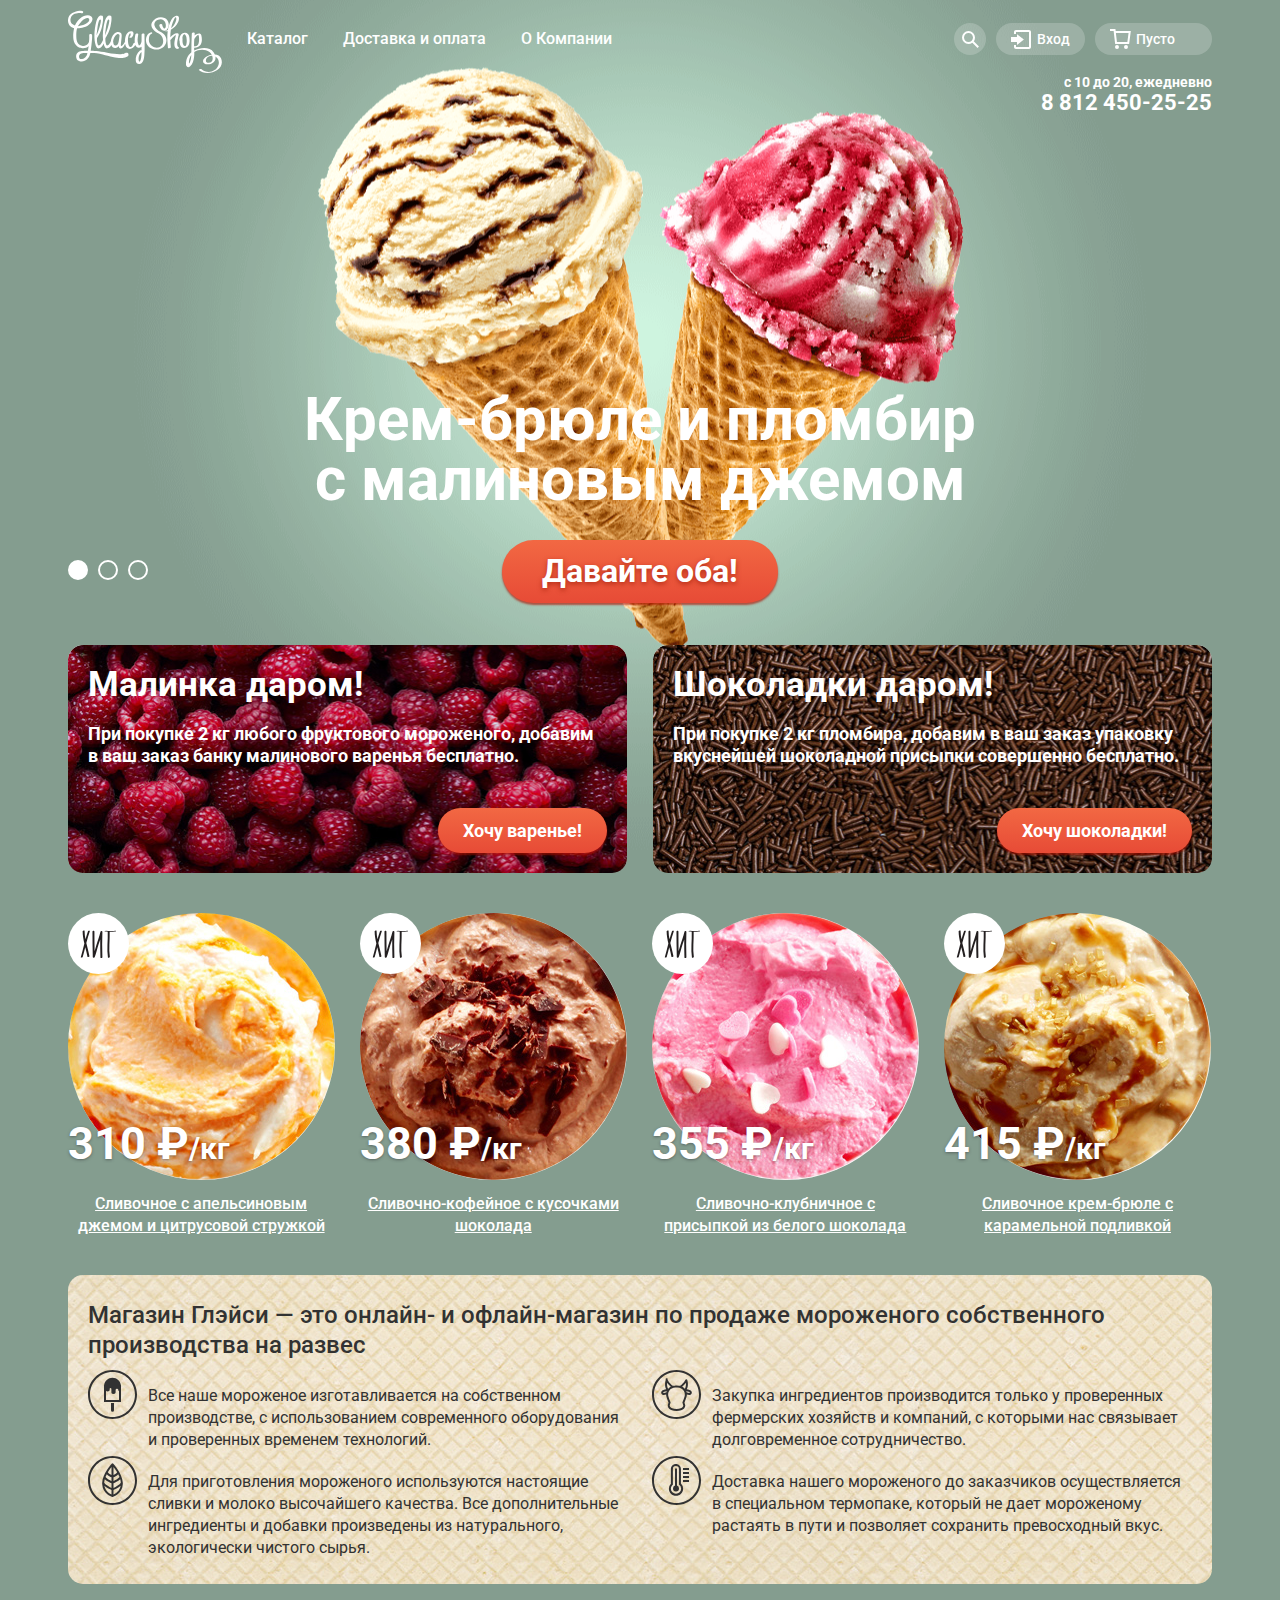
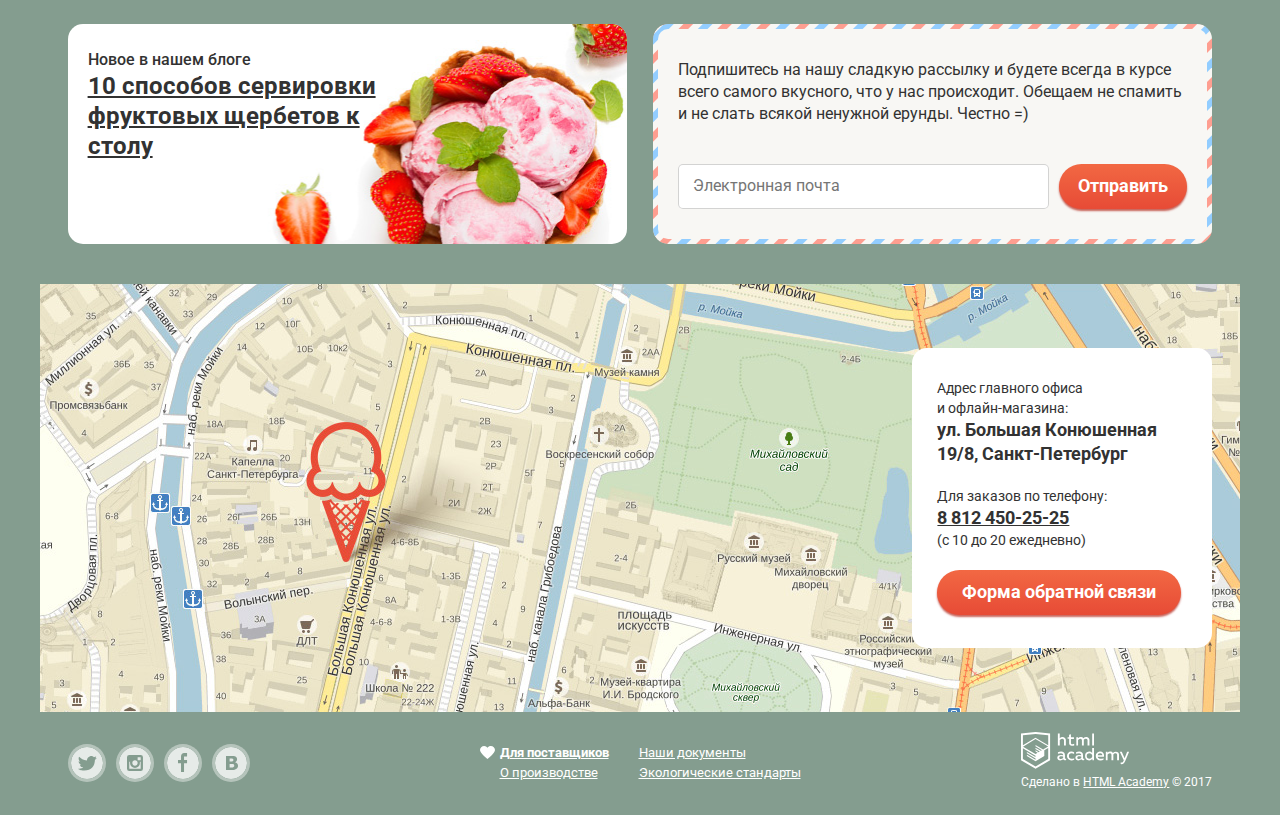
<file: index.html>
<!DOCTYPE html>
<html lang="ru">
  <head>
    <meta charset="utf-8">
    <title>Глэйси</title>
    <meta http-equiv="x-ua-compatible" content="ie=edge">
    <link href="https://fonts.googleapis.com/css?family=Roboto:400,500,700&amp;subset=cyrillic" rel="stylesheet">
    <link rel="stylesheet" href="css/style.min.css">
  </head>
  <body class="index index--1">
    <header class="page-header">
      <div class="page-header__wrapper">
        <div class="page-header__container">
          <div class="page-header__row page-header__row--top"><a class="page-header__logo logo">
              <svg width="154" height="64" aria-label="Логотип Глейси">
                <use xlink:href="img/symbols.svg#logo"></use>
              </svg></a>
            <nav class="page-header__main-nav main-nav">
              <ul class="main-nav__items main-nav__items--main">
                <li class="main-nav__item dropdown"><a class="dropdown__toggle main-nav__link" href="#">Каталог</a>
                  <div class="dropdown__menu">
                    <div class="dropdown__menu-inner">
                      <ul class="main-nav__items main-nav__items--lvl2 main-nav__items--lvl2-top">
                        <li class="main-nav__item"><a class="main-nav__link" href="#">Новинки</a></li>
                      </ul>
                      <ul class="main-nav__items main-nav__items--lvl2">
                        <li class="main-nav__item"><a class="main-nav__link" href="catalog.html">Сливочное</a></li>
                        <li class="main-nav__item"><a class="main-nav__link" href="#">Щербеты</a></li>
                        <li class="main-nav__item"><a class="main-nav__link" href="#">Фруктовый лед</a></li>
                        <li class="main-nav__item"><a class="main-nav__link" href="#">Мелорин</a></li>
                      </ul>
                    </div>
                  </div>
                </li>
                <li class="main-nav__item"><a class="main-nav__link" href="#">Доставка и оплата</a></li>
                <li class="main-nav__item"><a class="main-nav__link" href="#">О Компании</a></li>
              </ul>
            </nav>
            <div class="page-header__menu header-menu">
              <div class="dropdown"><a class="dropdown__toggle header-menu__link header-menu__link--search" href="#">
                  <svg width="17" height="17">
                    <use xlink:href="img/symbols.svg#icon-loupe"></use>
                  </svg><span class="visually-hidden">Поиск</span></a>
                <div class="dropdown__menu">
                  <div class="dropdown__menu-inner">
                    <form class="header-menu__search" action="#" method="post">
                      <label><span class="visually-hidden">Поле поиска</span>
                        <input class="field" type="search" placeholder="Что ищем?">
                      </label>
                    </form>
                  </div>
                </div>
              </div>
              <div class="dropdown"><a class="dropdown__toggle header-menu__link" href="#">
                  <svg width="21" height="19">
                    <use xlink:href="img/symbols.svg#icon-entrance"></use>
                  </svg>Вход</a>
                <div class="dropdown__menu">
                  <div class="dropdown__menu-inner">
                    <form class="header-menu__login login" action="#" method="post">
                      <label><span class="visually-hidden">Электронная почта</span>
                        <input class="field login__field" type="email" placeholder="Электронная почта">
                      </label>
                      <label><span class="visually-hidden">Пароль</span>
                        <input class="field login__field" type="password" placeholder="Пароль">
                      </label>
                      <div class="login__footer">
                        <button class="login__submit btn" type="submit">Войти</button>
                        <p class="login__links"><a class="login__link" href="#">Забыли пароль?</a><br><a class="login__link" href="#">Новая регистрация</a></p>
                      </div>
                    </form>
                  </div>
                </div>
              </div>
              <div class="dropdown"><a class="header-menu__link header-menu__link--basket-empty" href="#">
                  <svg width="21" height="20">
                    <use xlink:href="img/symbols.svg#icon-basket"></use>
                  </svg><span>Пусто</span></a></div>
            </div>
          </div>
          <div class="page-header__row page-header__row--bottom">
            <p class="page-header__phone">с 10 до 20, ежедневно<br><a class="page-header__phone-number" href="tel:88124502525">8 812 450-25-25</a></p>
          </div>
        </div>
      </div>
    </header>
    <main>
      <div class="main__wrapper">
        <div class="main__container">
          <h1 class="visually-hidden">Магазин мороженного Глэйси</h1>
          <section class="slider">
            <div class="slider__container">
              <h2 class="visually-hidden">Два мороженых</h2>
              <div class="slider__slides">
                <div class="slider__slide slide slide--active">
                  <h3 class="slide__title">Крем-брюле и пломбир с малиновым джемом</h3><a class="slide__link btn" href="#">Давайте оба!</a>
                </div>
                <div class="slider__slide slide">
                  <h3 class="slide__title">Шоколадный пломбир и лимонный сорбет</h3><a class="slide__link btn" href="#">Давайте оба!</a>
                </div>
                <div class="slider__slide slide">
                  <h3 class="slide__title">Пломбир с помадкой и клубничный щербет</h3><a class="slide__link btn" href="#">Давайте оба!</a>
                </div>
              </div>
              <div class="slider__controls">
                <button class="slider__control-item" type="button" disabled><span class="visually-hidden">1</span></button>
                <button class="slider__control-item" type="button"><span class="visually-hidden">2</span></button>
                <button class="slider__control-item" type="button"><span class="visually-hidden">3</span></button>
              </div>
            </div>
          </section>
          <section class="promotions">
            <h2 class="visually-hidden">Акции</h2>
            <div class="main__row">
              <div class="main__column">
                <div class="promotions__promotion promotion promotion--raspberries">
                  <h3 class="promotion__title">Малинка даром!</h3>
                  <div class="promotion__description">
                    <p>При покупке 2 кг любого фруктового мороженого, добавим в ваш заказ банку малинового варенья бесплатно.</p>
                  </div><a class="promotion__link btn" href="#">Хочу варенье!</a>
                </div>
              </div>
              <div class="main__column">
                <div class="promotions__promotion promotion promotion--chocolate">
                  <h3 class="promotion__title">Шоколадки даром!</h3>
                  <div class="promotion__description">
                    <p>При покупке 2 кг пломбира, добавим в ваш заказ упаковку вкуснейшей шоколадной присыпки совершенно бесплатно.</p>
                  </div><a class="promotion__link btn" href="#">Хочу шоколадки!</a>
                </div>
              </div>
            </div>
          </section>
          <section class="best-sellers">
            <div class="best-sellers__container">
              <h2 class="visually-hidden">Популярное</h2>
              <div class="best-sellers__items">
                <div class="best-sellers__item product">
                  <div class="product__container">
                    <div class="product__inner">
                      <div class="product__flag product__flag--hit"><span class="visually-hidden">Хит</span></div>
                      <div class="product__img-wrap"><img src="img/product-1.jpg" width="267" height="267" alt=""></div>
                      <p class="product__price price"><span class="price__number">310</span><span>
                          
                          &#8381;</span><span class="visually-hidden">рублей</span><span class="price__measure">/кг</span></p>
                    </div>
                    <h3 class="product__title"><a class="product__link" href="#">Сливочное с апельсиновым джемом и цитрусовой стружкой</a></h3><a class="product__fast-look btn" href="#">Быстрый просмотр</a>
                  </div>
                </div>
                <div class="best-sellers__item product">
                  <div class="product__container">
                    <div class="product__inner">
                      <div class="product__flag product__flag--hit"><span class="visually-hidden">Хит</span></div>
                      <div class="product__img-wrap"><img src="img/product-2.jpg" width="267" height="267" alt=""></div>
                      <p class="product__price price"><span class="price__number">380</span><span>
                          
                          &#8381;</span><span class="visually-hidden">рублей</span><span class="price__measure">/кг</span></p>
                    </div>
                    <h3 class="product__title"><a class="product__link" href="#">Сливочно-кофейное с кусочками шоколада</a></h3><a class="product__fast-look btn" href="#">Быстрый просмотр</a>
                  </div>
                </div>
                <div class="best-sellers__item product">
                  <div class="product__container">
                    <div class="product__inner">
                      <div class="product__flag product__flag--hit"><span class="visually-hidden">Хит</span></div>
                      <div class="product__img-wrap"><img src="img/product-3.jpg" width="267" height="267" alt=""></div>
                      <p class="product__price price"><span class="price__number">355</span><span>
                          
                          &#8381;</span><span class="visually-hidden">рублей</span><span class="price__measure">/кг</span></p>
                    </div>
                    <h3 class="product__title"><a class="product__link" href="#">Сливочно-клубничное с присыпкой из белого шоколада</a></h3><a class="product__fast-look btn" href="#">Быстрый просмотр</a>
                  </div>
                </div>
                <div class="best-sellers__item product">
                  <div class="product__container">
                    <div class="product__inner">
                      <div class="product__flag product__flag--hit"><span class="visually-hidden">Хит</span></div>
                      <div class="product__img-wrap"><img src="img/product-4.jpg" width="267" height="267" alt=""></div>
                      <p class="product__price price"><span class="price__number">415</span><span>
                          
                          &#8381;</span><span class="visually-hidden">
                          
                          рублей</span><span class="price__measure">/кг</span></p>
                    </div>
                    <h3 class="product__title"><a class="product__link" href="#">Сливочное крем-брюле с карамельной подливкой</a></h3><a class="product__fast-look btn" href="#">Быстрый просмотр</a>
                  </div>
                </div>
              </div>
            </div>
          </section>
          <section class="info">
            <div class="info__container">
              <h2 class="info__title">Магазин Глэйси — это онлайн- и офлайн-магазин по продаже мороженого собственного производства на развес</h2>
              <div class="info__items">
                <p class="info__item info__item--ice-cream">Все наше мороженое изготавливается на собственном производстве, с использованием современного оборудования и проверенных временем технологий.</p>
                <p class="info__item info__item--farm">Закупка ингредиентов  производится только у проверенных фермерских хозяйств и компаний, с которыми нас связывает долговременное сотрудничество.</p>
                <p class="info__item info__item--natural">Для приготовления мороженого используются настоящие сливки и молоко высочайшего качества. Все дополнительные ингредиенты и добавки произведены из натурального, экологически чистого сырья.</p>
                <p class="info__item info__item--termo">Доставка нашего мороженого до заказчиков осуществляется в специальном термопаке, который не дает мороженому растаять в пути и позволяет сохранить превосходный вкус.</p>
              </div>
            </div>
          </section>
          <div class="main__row">
            <div class="main__column">
              <section class="blog-news">
                <div class="blog-news__inner">
                  <h2 class="blog-news__title">Новое в нашем блоге</h2>
                  <h3 class="blog-news__news"><a class="blog-news__news-link" href="#">10 способов сервировки фруктовых щербетов к столу</a></h3>
                </div>
              </section>
            </div>
            <div class="main__column">
              <section class="subscription">
                <div class="subscription__inner">
                  <h2 class="visually-hidden">Подписка</h2>
                  <p class="subscription__description">Подпишитесь на нашу сладкую рассылку и будете всегда в курсе всего самого вкусного, что у нас происходит. Обещаем не спамить и не слать всякой ненужной ерунды. Честно =)</p>
                  <form class="subscription__form" action="#" method="post">
                    <label class="subscription__wrap"><span class="visually-hidden">Электронная почта</span>
                      <input class="subscription__field field" type="email" placeholder="Электронная почта">
                    </label>
                    <button class="subscription__submit btn" type="submit">Отправить</button>
                  </form>
                </div>
              </section>
            </div>
          </div>
        </div>
      </div>
      <section class="contacts">
        <div class="contacts__wrapper">
          <div class="contacts__container">
            <div class="contacts__inner">
              <h2 class="visually-hidden">Контакты</h2>
              <div class="contacts__content">
                <address class="contacts__address">
                  <p class="contacts__content-row">Адрес главного офиса<br>и офлайн-магазина:<br><b>ул. Большая Конюшенная<br>19/8, Санкт-Петербург</b></p>
                  <p class="contacts__content-row">Для заказов по телефону:<br><b><a class="contacts__phone" href="tel:88124502525">8 812 450-25-25</a></b><br>(с 10 до 20 ежедневно)</p>
                </address><a class="contacts__btn btn" href="#">Форма обратной связи</a>
              </div>
            </div>
          </div>
          <section class="contacts__feedback feedback">
            <h3 class="feedback__title">Мы обязательно вам ответим!</h3>
            <form class="feedback__form" action="#" method="post">
              <div class="feedback__items">
                <div class="feedback__item">
                  <label><span class="visually-hidden">Имя</span>
                    <input class="feedback__field field" type="text" name="name" placeholder="Как вас зовут?">
                  </label>
                </div>
                <div class="feedback__item">
                  <label><span class="visually-hidden">Электронная почта</span>
                    <input class="feedback__field field" type="email" name="email" placeholder="Ваша почта для ответа?">
                  </label>
                </div>
                <div class="feedback__item">
                  <label><span class="visually-hidden">Поле для текста</span>
                    <textarea class="feedback__field field" name="message" placeholder="Напишите что-нибудь..."></textarea>
                  </label>
                </div>
              </div>
              <button class="feedback__send btn" type="submit">Отправить</button>
            </form>
            <button class="feedback__close" type="button"><span class="visually-hidden">Закрыть</span></button>
          </section>
          <div class="modal__overlay"></div>
        </div>
        <div class="contacts__map">
          <iframe src="https://www.google.com/maps/embed?pb=!1m18!1m12!1m3!1d1998.6036253002965!2d30.326437710962153!3d59.9387191690544!2m3!1f0!2f0!3f0!3m2!1i1024!2i768!4f13.1!3m3!1m2!1s0x4696310fca145cc1%3A0x42b32648d8238007!2z0JHQvtC70YzRiNCw0Y8g0JrQvtC90Y7RiNC10L3QvdCw0Y8g0YPQuy4sIDE5LzgsINCh0LDQvdC60YIt0J_QtdGC0LXRgNCx0YPRgNCzLCAxOTExODY!5e0!3m2!1sru!2sru!4v1544571564035" width="1200" height="428" style="border:0" allowfullscreen=""></iframe>
          <div class="contacts__map-img-wrap"><img src="img/map.jpg" width="1200" height="428" alt="Офис компании по адресу ул. Большая Конюшенная 19/8, Санкт-Петербург"></div>
        </div>
      </section>
    </main>
    <footer class="page-footer">
      <div class="page-footer__wrapper">
        <div class="page-footer__container">
          <div class="page-footer__column page-footer__column--left">
            <ul class="social-links">
              <li class="social-links__item"><a class="social-links__link social-links__link--tw" href="#" target="_blank"><span class="visually-hidden">Твиттер</span></a></li>
              <li class="social-links__item"><a class="social-links__link social-links__link--in" href="#" target="_blank"><span class="visually-hidden">Инстаграмм</span></a></li>
              <li class="social-links__item"><a class="social-links__link social-links__link--fb" href="#" target="_blank"><span class="visually-hidden">Фейсбук</span></a></li>
              <li class="social-links__item"><a class="social-links__link social-links__link--vk" href="#" target="_blank"><span class="visually-hidden">Вконтакте</span></a></li>
            </ul>
          </div>
          <div class="page-footer__column page-footer__column--middle">
            <div class="page-footer__nav footer-nav">
              <ul class="footer-nav__list">
                <li class="footer-nav__item"><a class="footer-nav__link" href="#"><b>Для поставщиков</b></a></li>
                <li class="footer-nav__item"><a class="footer-nav__link" href="#">О производстве</a></li>
              </ul>
              <ul class="footer-nav__list">
                <li class="footer-nav__item"><a class="footer-nav__link" href="#">Наши документы</a></li>
                <li class="footer-nav__item"><a class="footer-nav__link" href="#">Экологические стандарты</a></li>
              </ul>
            </div>
          </div>
          <div class="page-footer__column page-footer__column--right">
            <div class="page-footer__copyright copyright"><a class="copyright__logo" href="https://htmlacademy.ru/intensive/htmlcss" target="_blank">
                <svg width="108" height="39" aria-label="Логотип HTML Academy">
                  <use xlink:href="img/symbols.svg#logo-htmlacademy"></use>
                </svg></a>
              <p class="copyright__description">
                Сделано в
                <a class="copyright__description-link" href="https://htmlacademy.ru/intensive/htmlcss" target="_blank">HTML Academy</a>
                &#169; 2017
              </p>
            </div>
          </div>
        </div>
      </div>
    </footer>
    <script src="js/concatenated.js"></script>
  </body>
</html>
</file>
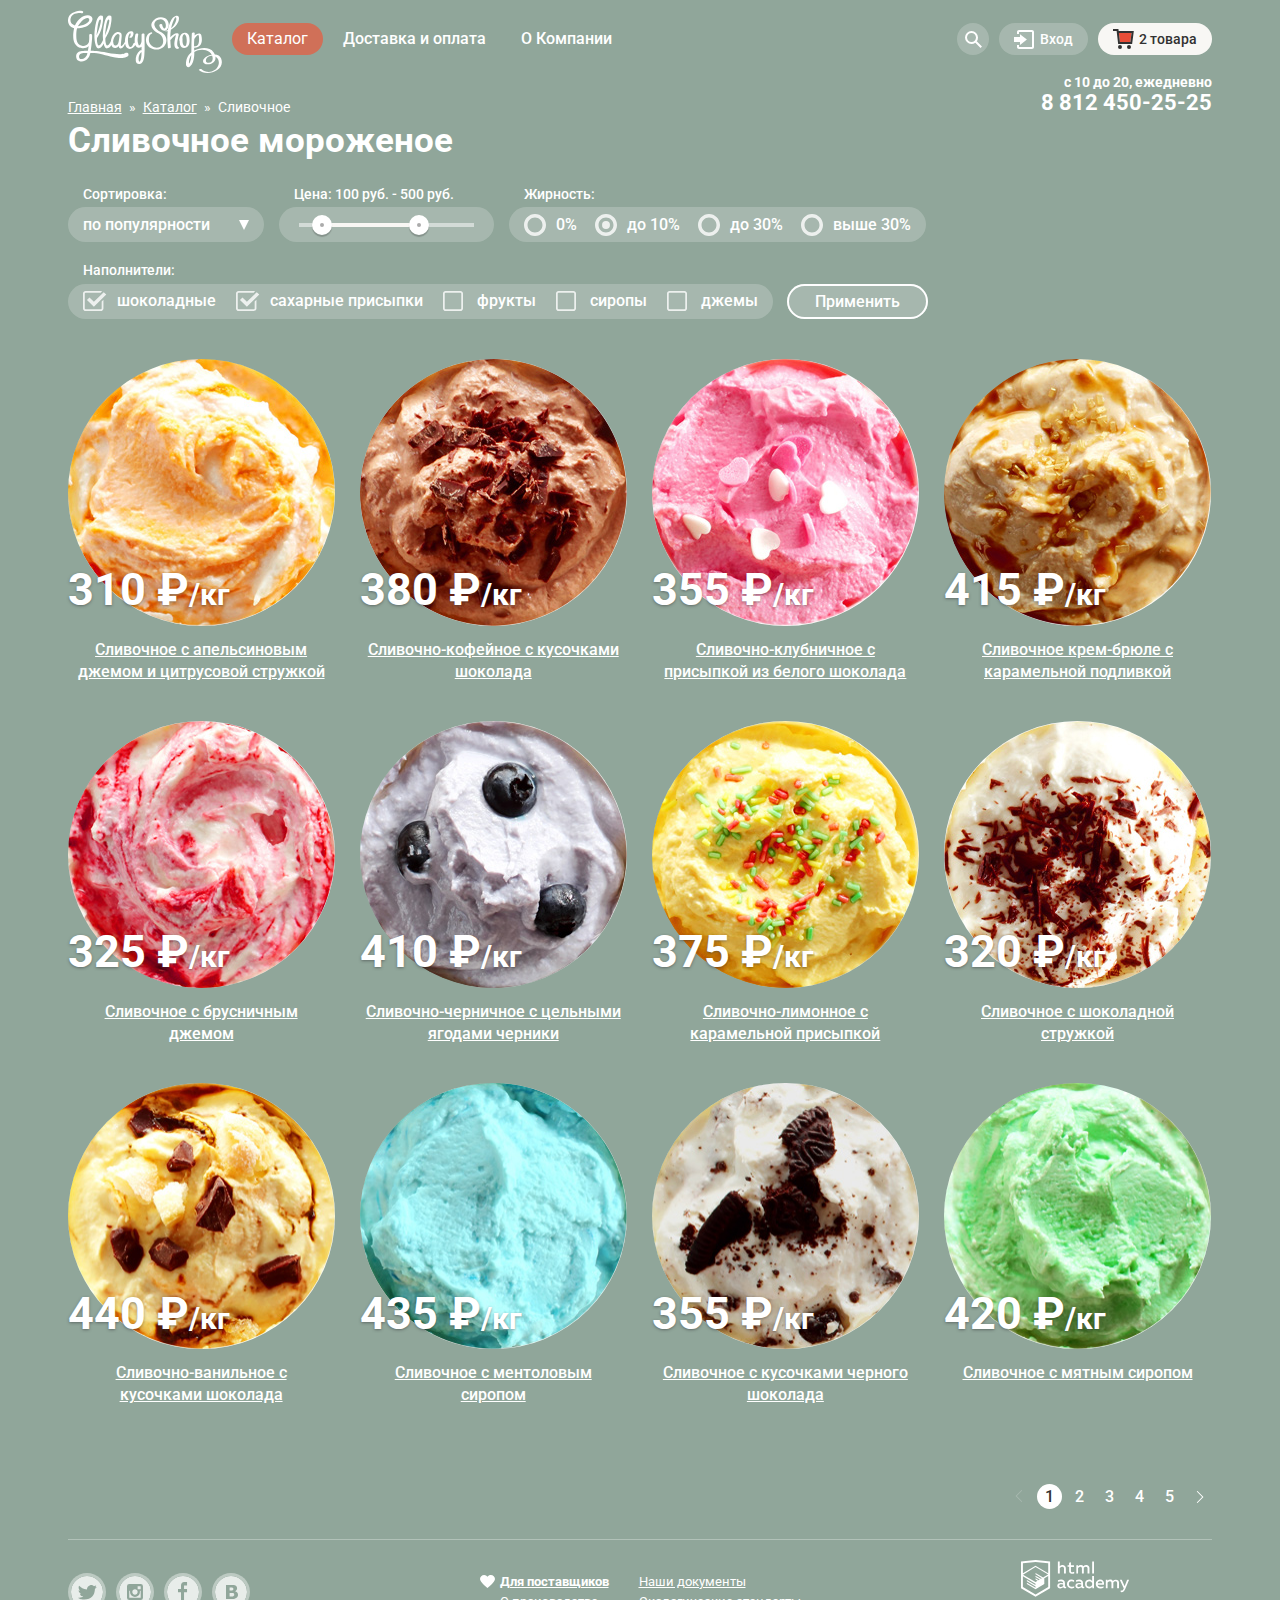
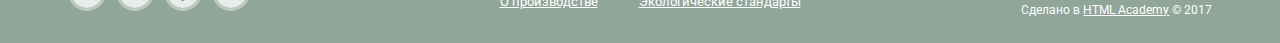
<file: catalog.html>
<!DOCTYPE html>
<html lang="ru">
  <head>
    <meta charset="utf-8">
    <title>Глэйси</title>
    <meta http-equiv="x-ua-compatible" content="ie=edge">
    <link href="https://fonts.googleapis.com/css?family=Roboto:400,500,700&amp;subset=cyrillic" rel="stylesheet">
    <link rel="stylesheet" href="css/style.min.css">
  </head>
  <body>
    <header class="page-header">
      <div class="page-header__wrapper">
        <div class="page-header__container">
          <div class="page-header__row page-header__row--top"><a class="page-header__logo logo" href="index.html" aria-label="Главная страница">
              <svg width="154" height="64" aria-label="Логотип Глейси">
                <use xlink:href="img/symbols.svg#logo"></use>
              </svg></a>
            <nav class="page-header__main-nav main-nav">
              <ul class="main-nav__items main-nav__items--main">
                <li class="main-nav__item dropdown"><a class="page-header__dropdown-toggle main-nav__link main-nav__link--active" href="#">Каталог</a>
                  <div class="dropdown__menu">
                    <div class="dropdown__menu-inner">
                      <ul class="main-nav__items main-nav__items--lvl2 main-nav__items--lvl2-top">
                        <li class="main-nav__item"><a class="main-nav__link" href="#">Новинки</a></li>
                      </ul>
                      <ul class="main-nav__items main-nav__items--lvl2">
                        <li class="main-nav__item"><a class="main-nav__link">Сливочное</a></li>
                        <li class="main-nav__item"><a class="main-nav__link" href="#">Щербеты</a></li>
                        <li class="main-nav__item"><a class="main-nav__link" href="#">Фруктовый лед</a></li>
                        <li class="main-nav__item"><a class="main-nav__link" href="#">Мелорин</a></li>
                      </ul>
                    </div>
                  </div>
                </li>
                <li class="main-nav__item"><a class="main-nav__link" href="#">Доставка и оплата</a></li>
                <li class="main-nav__item"><a class="main-nav__link" href="#">О Компании</a></li>
              </ul>
            </nav>
            <div class="page-header__menu header-menu">
              <div class="dropdown"><a class="dropdown__toggle header-menu__link header-menu__link--search" href="#">
                  <svg width="17" height="17">
                    <use xlink:href="img/symbols.svg#icon-loupe"></use>
                  </svg><span class="visually-hidden">Поиск</span></a>
                <div class="dropdown__menu">
                  <div class="dropdown__menu-inner">
                    <form class="header-menu__search" action="#" method="post">
                      <label><span class="visually-hidden">Поле поиска</span>
                        <input class="field" type="search" placeholder="Что ищем?">
                      </label>
                    </form>
                  </div>
                </div>
              </div>
              <div class="dropdown"><a class="dropdown__toggle header-menu__link" href="#">
                  <svg width="21" height="19">
                    <use xlink:href="img/symbols.svg#icon-entrance"></use>
                  </svg>Вход</a>
                <div class="dropdown__menu">
                  <div class="dropdown__menu-inner">
                    <form class="header-menu__login login" action="#" method="post">
                      <label><span class="visually-hidden">Электронная почта</span>
                        <input class="field login__field" type="email" placeholder="Электронная почта">
                      </label>
                      <label><span class="visually-hidden">Пароль</span>
                        <input class="field login__field" type="password" placeholder="Пароль">
                      </label>
                      <div class="login__footer">
                        <button class="login__submit btn" type="submit">Войти</button>
                        <p class="login__links"><a class="login__link" href="#">Забыли пароль?</a><br><a class="login__link" href="#">Новая регистрация</a></p>
                      </div>
                    </form>
                  </div>
                </div>
              </div>
              <div class="dropdown"><a class="dropdown__toggle header-menu__link header-menu__link--basket-active" href="#">
                  <svg width="21" height="20">
                    <use xlink:href="img/symbols.svg#icon-basket"></use>
                  </svg><span>2</span>&nbsp;<span>товара</span></a>
                <div class="dropdown__menu">
                  <div class="dropdown__menu-inner">
                    <div class="header-menu__basket mini-basket">
                      <table class="mini-basket__items">
                        <tbody>
                          <tr class="mini-basket__item">
                            <td class="mini-basket__item-cancel">
                              <button type="button"><span class="visually-hidden">Убрать</span></button>
                            </td>
                            <td class="mini-basket__item-img"><img src="img/product-1.jpg" width="33" height="33" alt=""></td>
                            <td class="mini-basket__item-desc">Пломбир с апельсиновым джемом</td>
                            <td class="mini-basket__count">
                              1,5 кг х
                              <span class="header-menu__basket-price">200 руб.</span>
                            </td>
                            <td>300 руб.</td>
                          </tr>
                          <tr class="mini-basket__item">
                            <td class="mini-basket__item-cancel">
                              <button type="button"><span class="visually-hidden">Убрать</span></button>
                            </td>
                            <td class="mini-basket__item-img"><img src="img/product-3.jpg" width="33" height="33" alt=""></td>
                            <td class="mini-basket__desc">Клубничный пломбир с присыпкой из белого шоколада</td>
                            <td class="mini-basket__count">
                              1,5 кг х
                              <span class="header-menu__basket-price">300 руб.</span>
                            </td>
                            <td>450 руб.</td>
                          </tr>
                        </tbody>
                        <tfoot>
                          <tr>
                            <td colspan="5">
                              Итого:
                              <span>750</span>
                              руб.
                            </td>
                          </tr>
                        </tfoot>
                      </table><a class="header-menu__basket-submit btn" href="#">Оформить заказ</a>
                    </div>
                  </div>
                </div>
              </div>
            </div>
          </div>
          <div class="page-header__row page-header__row--bottom">
            <nav class="page-nav">
              <ul class="page-nav__list">
                <li class="page-nav__item"><a class="page-nav__link" href="index.html">Главная</a></li>
                <li class="page-nav__item"><a class="page-nav__link" href="#">Каталог</a></li>
                <li class="page-nav__item">Сливочное</li>
              </ul>
            </nav>
            <p class="page-header__phone">с 10 до 20, ежедневно<br><a class="page-header__phone-number" href="tel:88124502525">8 812 450-25-25</a></p>
          </div>
        </div>
      </div>
    </header>
    <div class="catalog">
      <div class="catalog__wrapper">
        <div class="catalog__container">
          <div class="catalog__inner">
            <h1 class="catalog__title">Сливочное мороженое</h1>
            <form class="catalog__form" action="#" method="get">
              <div class="catalog__form-row">
                <fieldset class="catalog__filters-group">
                  <legend class="catalog__filters-title">Сортировка:</legend>
                  <div class="catalog__filters-inner catalog__filters-inner--select">
                    <div class="catalog__select">
                      <select class="catalog__select-picker">
                        <option>по популярности</option>
                        <option>сначала недорогие</option>
                        <option>сначала дорогие</option>
                        <option>по жирности</option>
                      </select>
                    </div>
                  </div>
                </fieldset>
                <fieldset class="catalog__filters-group">
                  <legend class="catalog__filters-title">
                    Цена:
                    <span class="visually-hidden">От</span><span>100</span>
                    руб. -
                    <span class="visually-hidden">До</span><span>500</span>
                    руб.
                  </legend>
                  <div class="catalog__filters-inner">
                    <div class="range-filter">
                      <div class="range-filter__scale">
                        <div class="range-filter__bar" style="margin-left: 10%; width: 60%;"></div>
                        <div class="range-filter__toggle range-filter__min-toggle"></div>
                        <div class="range-filter__toggle range-filter__max-toggle"></div>
                      </div>
                    </div>
                  </div>
                </fieldset>
                <fieldset class="catalog__filters-group">
                  <legend class="catalog__filters-title">Жирность:</legend>
                  <div class="catalog__filters-inner">
                    <div class="radiobox">
                      <input class="radiobox__input" type="radio" id="zero" name="fat-content">
                      <label class="radiobox__label" for="zero"><span>0%</span></label>
                    </div>
                    <div class="radiobox">
                      <input class="radiobox__input" type="radio" id="to-10" name="fat-content" checked>
                      <label class="radiobox__label" for="to-10"><span>До 10%</span></label>
                    </div>
                    <div class="radiobox">
                      <input class="radiobox__input" type="radio" id="to-30" name="fat-content">
                      <label class="radiobox__label" for="to-30"><span>До 30%</span></label>
                    </div>
                    <div class="radiobox">
                      <input class="radiobox__input" type="radio" id="above-30" name="fat-content">
                      <label class="radiobox__label" for="above-30"><span>Выше 30%</span></label>
                    </div>
                  </div>
                </fieldset>
              </div>
              <div class="catalog__form-row">
                <fieldset class="catalog__filters-group">
                  <legend class="catalog__filters-title">Наполнители:</legend>
                  <div class="catalog__filters-inner">
                    <div class="checkbox">
                      <input class="checkbox__input" type="checkbox" id="chocolate" checked>
                      <label class="checkbox__label" for="chocolate">шоколадные</label>
                    </div>
                    <div class="checkbox">
                      <input class="checkbox__input" type="checkbox" id="sugar-powders" checked>
                      <label class="checkbox__label" for="sugar-powders">сахарные присыпки</label>
                    </div>
                    <div class="checkbox">
                      <input class="checkbox__input" type="checkbox" id="fruit">
                      <label class="checkbox__label" for="fruit">фрукты</label>
                    </div>
                    <div class="checkbox">
                      <input class="checkbox__input" type="checkbox" id="syrups">
                      <label class="checkbox__label" for="syrups">сиропы</label>
                    </div>
                    <div class="checkbox">
                      <input class="checkbox__input" type="checkbox" id="jams">
                      <label class="checkbox__label" for="jams">джемы</label>
                    </div>
                  </div>
                </fieldset>
                <button class="catalog__filters-submit" type="submit">Применить</button>
              </div>
            </form>
            <div class="catalog__items">
              <div class="product">
                <div class="product__container">
                  <div class="product__inner">
                    <div class="product__img-wrap"><img src="img/product-1.jpg" width="267" height="267" alt=""></div>
                    <p class="product__price price"><span class="price__number">310</span><span>
                        
                        &#8381;</span><span class="visually-hidden">рублей</span><span class="price__measure">/кг</span></p>
                  </div>
                  <h2 class="product__title"><a class="product__link" href="#">Сливочное с апельсиновым джемом и цитрусовой стружкой</a></h2><a class="product__fast-look btn" href="#">Быстрый просмотр</a>
                </div>
              </div>
              <div class="product">
                <div class="product__container">
                  <div class="product__inner">
                    <div class="product__img-wrap"><img src="img/product-2.jpg" width="267" height="267" alt=""></div>
                    <p class="product__price price"><span class="price__number">380</span><span>
                        
                        &#8381;</span><span class="visually-hidden">рублей</span><span class="price__measure">/кг</span></p>
                  </div>
                  <h2 class="product__title"><a class="product__link" href="#">Сливочно-кофейное с кусочками шоколада</a></h2><a class="product__fast-look btn" href="#">Быстрый просмотр</a>
                </div>
              </div>
              <div class="product">
                <div class="product__container">
                  <div class="product__inner">
                    <div class="product__img-wrap"><img src="img/product-3.jpg" width="267" height="267" alt=""></div>
                    <p class="product__price price"><span class="price__number">355</span><span>
                        
                        &#8381;</span><span class="visually-hidden">рублей</span><span class="price__measure">/кг</span></p>
                  </div>
                  <h2 class="product__title"><a class="product__link" href="#">Сливочно-клубничное с присыпкой из белого шоколада</a></h2><a class="product__fast-look btn" href="#">Быстрый просмотр</a>
                </div>
              </div>
              <div class="product">
                <div class="product__container">
                  <div class="product__inner">
                    <div class="product__img-wrap"><img src="img/product-4.jpg" width="267" height="267" alt=""></div>
                    <p class="product__price price"><span class="price__number">415</span><span>
                        
                        &#8381;</span><span class="visually-hidden">рублей</span><span class="price__measure">/кг</span></p>
                  </div>
                  <h2 class="product__title"><a class="product__link" href="#">Сливочное крем-брюле с карамельной подливкой</a></h2><a class="product__fast-look btn" href="#">Быстрый просмотр</a>
                </div>
              </div>
              <div class="product">
                <div class="product__container">
                  <div class="product__inner">
                    <div class="product__img-wrap"><img src="img/product-5.jpg" width="267" height="267" alt=""></div>
                    <p class="product__price price"><span class="price__number">325</span><span>
                        
                        &#8381;</span><span class="visually-hidden">рублей</span><span class="price__measure">/кг</span></p>
                  </div>
                  <h2 class="product__title"><a class="product__link" href="#">Сливочное с брусничным джемом</a></h2><a class="product__fast-look btn" href="#">Быстрый просмотр</a>
                </div>
              </div>
              <div class="product">
                <div class="product__container">
                  <div class="product__inner">
                    <div class="product__img-wrap"><img src="img/product-6.jpg" width="267" height="267" alt=""></div>
                    <p class="product__price price"><span class="price__number">410</span><span>
                        
                        &#8381;</span><span class="visually-hidden">рублей</span><span class="price__measure">/кг</span></p>
                  </div>
                  <h2 class="product__title"><a class="product__link" href="#">Сливочно-черничное с цельными ягодами черники</a></h2><a class="product__fast-look btn" href="#">Быстрый просмотр</a>
                </div>
              </div>
              <div class="product">
                <div class="product__container">
                  <div class="product__inner">
                    <div class="product__img-wrap"><img src="img/product-7.jpg" width="267" height="267" alt=""></div>
                    <p class="product__price price"><span class="price__number">375</span><span>
                        
                        &#8381;</span><span class="visually-hidden">рублей</span><span class="price__measure">/кг</span></p>
                  </div>
                  <h2 class="product__title"><a class="product__link" href="#">Сливочно-лимонное с карамельной присыпкой</a></h2><a class="product__fast-look btn" href="#">Быстрый просмотр</a>
                </div>
              </div>
              <div class="product">
                <div class="product__container">
                  <div class="product__inner">
                    <div class="product__img-wrap"><img src="img/product-8.jpg" width="267" height="267" alt=""></div>
                    <p class="product__price price"><span class="price__number">320</span><span>
                        
                        &#8381;</span><span class="visually-hidden">рублей</span><span class="price__measure">/кг</span></p>
                  </div>
                  <h2 class="product__title"><a class="product__link" href="#">Сливочное с шоколадной стружкой</a></h2><a class="product__fast-look btn" href="#">Быстрый просмотр</a>
                </div>
              </div>
              <div class="product">
                <div class="product__container">
                  <div class="product__inner">
                    <div class="product__img-wrap"><img src="img/product-9.jpg" width="267" height="267" alt=""></div>
                    <p class="product__price price"><span class="price__number">440</span><span>
                        
                        &#8381;</span><span class="visually-hidden">рублей</span><span class="price__measure">/кг</span></p>
                  </div>
                  <h2 class="product__title"><a class="product__link" href="#">Сливочно-ванильное с кусочками шоколада</a></h2><a class="product__fast-look btn" href="#">Быстрый просмотр</a>
                </div>
              </div>
              <div class="product">
                <div class="product__container">
                  <div class="product__inner">
                    <div class="product__img-wrap"><img src="img/product-10.jpg" width="267" height="267" alt=""></div>
                    <p class="product__price price"><span class="price__number">435</span><span>
                        
                        &#8381;</span><span class="visually-hidden">рублей</span><span class="price__measure">/кг</span></p>
                  </div>
                  <h2 class="product__title"><a class="product__link" href="#">Сливочноe с ментоловым сиропом</a></h2><a class="product__fast-look btn" href="#">Быстрый просмотр</a>
                </div>
              </div>
              <div class="product">
                <div class="product__container">
                  <div class="product__inner">
                    <div class="product__img-wrap"><img src="img/product-11.jpg" width="267" height="267" alt=""></div>
                    <p class="product__price price"><span class="price__number">355</span><span>
                        
                        &#8381;</span><span class="visually-hidden">рублей</span><span class="price__measure">/кг</span></p>
                  </div>
                  <h2 class="product__title"><a class="product__link" href="#">Сливочное с кусочками черного шоколада</a></h2><a class="product__fast-look btn" href="#">Быстрый просмотр</a>
                </div>
              </div>
              <div class="product">
                <div class="product__container">
                  <div class="product__inner">
                    <div class="product__img-wrap"><img src="img/product-12.jpg" width="267" height="267" alt=""></div>
                    <p class="product__price price"><span class="price__number">420</span><span>
                        
                        &#8381;</span><span class="visually-hidden">рублей</span><span class="price__measure">/кг</span></p>
                  </div>
                  <h2 class="product__title"><a class="product__link" href="#">Сливочное с мятным сиропом</a></h2><a class="product__fast-look btn" href="#">Быстрый просмотр</a>
                </div>
              </div>
            </div>
            <div class="catalog__nav catalog-nav"><a class="catalog-nav__arrow catalog-nav__arrow--prev"><span class="visually-hidden">Назад</span></a>
              <ul class="catalog-nav__items">
                <li class="catalog-nav__item"><a class="catalog-nav__btn">1</a></li>
                <li class="catalog-nav__item"><a class="catalog-nav__btn" href="#">2</a></li>
                <li class="catalog-nav__item"><a class="catalog-nav__btn" href="#">3</a></li>
                <li class="catalog-nav__item"><a class="catalog-nav__btn" href="#">4</a></li>
                <li class="catalog-nav__item"><a class="catalog-nav__btn" href="#">5</a></li>
              </ul><a class="catalog-nav__arrow catalog-nav__arrow--next" href="#"><span class="visually-hidden">Вперед</span></a>
            </div>
          </div>
        </div>
      </div>
    </div>
    <footer class="page-footer">
      <div class="page-footer__wrapper">
        <div class="page-footer__container">
          <div class="page-footer__column page-footer__column--left">
            <ul class="social-links">
              <li class="social-links__item"><a class="social-links__link social-links__link--tw" href="#" target="_blank"><span class="visually-hidden">Твиттер</span></a></li>
              <li class="social-links__item"><a class="social-links__link social-links__link--in" href="#" target="_blank"><span class="visually-hidden">Инстаграмм</span></a></li>
              <li class="social-links__item"><a class="social-links__link social-links__link--fb" href="#" target="_blank"><span class="visually-hidden">Фейсбук</span></a></li>
              <li class="social-links__item"><a class="social-links__link social-links__link--vk" href="#" target="_blank"><span class="visually-hidden">Вконтакте</span></a></li>
            </ul>
          </div>
          <div class="page-footer__column page-footer__column--middle">
            <div class="page-footer__nav footer-nav">
              <ul class="footer-nav__list">
                <li class="footer-nav__item"><a class="footer-nav__link" href="#"><b>Для поставщиков</b></a></li>
                <li class="footer-nav__item"><a class="footer-nav__link" href="#">О производстве</a></li>
              </ul>
              <ul class="footer-nav__list">
                <li class="footer-nav__item"><a class="footer-nav__link" href="#">Наши документы</a></li>
                <li class="footer-nav__item"><a class="footer-nav__link" href="#">Экологические стандарты</a></li>
              </ul>
            </div>
          </div>
          <div class="page-footer__column page-footer__column--right">
            <div class="page-footer__copyright copyright"><a class="copyright__logo" href="https://htmlacademy.ru/intensive/htmlcss" target="_blank">
                <svg width="108" height="39" aria-label="Логотип HTML Academy">
                  <use xlink:href="img/symbols.svg#logo-htmlacademy"></use>
                </svg></a>
              <p class="copyright__description">
                Сделано в
                <a class="copyright__description-link" href="https://htmlacademy.ru/intensive/htmlcss" target="_blank">HTML Academy</a>
                &#169; 2017
              </p>
            </div>
          </div>
        </div>
      </div>
    </footer>
    <script src="js/concatenated.js"></script>
  </body>
</html>
</file>
<file: css/style.min.css>
@-webkit-keyframes bounce{0%{-webkit-transform:translateY(-2000px);transform:translateY(-2000px)}70%{-webkit-transform:translateY(30px);transform:translateY(30px)}90%{-webkit-transform:translateY(-10px);transform:translateY(-10px)}to{-webkit-transform:translateY(0);transform:translateY(0)}}@keyframes bounce{0%{-webkit-transform:translateY(-2000px);transform:translateY(-2000px)}70%{-webkit-transform:translateY(30px);transform:translateY(30px)}90%{-webkit-transform:translateY(-10px);transform:translateY(-10px)}to{-webkit-transform:translateY(0);transform:translateY(0)}}@-webkit-keyframes shake{0%,to{-webkit-transform:translateX(0);transform:translateX(0)}10%,30%,50%,70%,90%{-webkit-transform:translateX(-10px);transform:translateX(-10px)}20%,40%,60%,80%{-webkit-transform:translateX(10px);transform:translateX(10px)}}@keyframes shake{0%,to{-webkit-transform:translateX(0);transform:translateX(0)}10%,30%,50%,70%,90%{-webkit-transform:translateX(-10px);transform:translateX(-10px)}20%,40%,60%,80%{-webkit-transform:translateX(10px);transform:translateX(10px)}}
/*! normalize.css v8.0.1 | MIT License | github.com/necolas/normalize.css */
html{line-height:1.15;-webkit-text-size-adjust:100%}body{margin:0;font-weight:400;font-size:16px;font-family:roboto,arial,sans-serif;color:#fff;background-color:#90a69a}details,main{display:block}h1{font-size:2em;margin:.67em 0}hr{-webkit-box-sizing:content-box;box-sizing:content-box;height:0;overflow:visible}code,kbd,pre,samp{font-family:monospace,monospace;font-size:1em}a{background-color:transparent;color:inherit}abbr[title]{border-bottom:none;-webkit-text-decoration:underline dotted;text-decoration:underline dotted}b,strong{font-weight:bolder}small{font-size:80%}sub,sup{font-size:75%;line-height:0;position:relative;vertical-align:baseline}sub{bottom:-.25em}sup{top:-.5em}img{border-style:none;max-width:100%;height:auto}button,input,optgroup,select,textarea{font-family:inherit;font-size:100%;line-height:1.15;margin:0}button,input{overflow:visible}button,select{text-transform:none}[type=button],[type=reset],[type=submit],button{-webkit-appearance:button}[type=button]::-moz-focus-inner,[type=reset]::-moz-focus-inner,[type=submit]::-moz-focus-inner,button::-moz-focus-inner{border-style:none;padding:0}[type=button]:-moz-focusring,[type=reset]:-moz-focusring,[type=submit]:-moz-focusring,button:-moz-focusring{outline:1px dotted ButtonText}fieldset{padding:.35em .75em .625em}legend{color:inherit;display:table;max-width:100%;white-space:normal}progress{vertical-align:baseline}textarea{overflow:auto}[type=checkbox],[type=radio],legend{-webkit-box-sizing:border-box;box-sizing:border-box;padding:0}[type=number]::-webkit-inner-spin-button,[type=number]::-webkit-outer-spin-button{height:auto}[type=search]{-webkit-appearance:textfield;outline-offset:-2px}[type=search]::-webkit-search-decoration{-webkit-appearance:none}::-webkit-file-upload-button{-webkit-appearance:button;font:inherit}summary{display:list-item}[hidden],template{display:none}a:focus,a:hover{color:#d07058;outline:0}button:not(:disabled){cursor:pointer}.visually-hidden{position:absolute;width:1px;height:1px;margin:-1px;padding:0;overflow:hidden;white-space:nowrap;border:0;clip:rect(0 0 0 0);-webkit-clip-path:inset(100%);clip-path:inset(100%)}.modal__overlay{position:fixed;top:0;left:0;z-index:2;display:none;width:100%;height:100%;background-color:rgba(0,0,0,.3)}.dropdown:hover .dropdown__menu,.modal__overlay--show{display:block}.btn{display:inline-block;padding:10.5px 25px;font:inherit;font-weight:700;font-size:18px;line-height:24px;text-align:center;color:#fff;text-decoration:none;background:0 0;background-color:#e84d37;background-image:-webkit-gradient(linear,left top,left bottom,from(#f26843),to(#e74b36));background-image:linear-gradient(180deg,#f26843 0%,#e74b36 100%);border:0;border-radius:50px;-webkit-box-shadow:0 2px 2px 0 rgba(172,16,0,.64);box-shadow:0 2px 2px 0 rgba(172,16,0,.64);cursor:pointer}.btn:focus,.btn:hover{color:#fff;background-image:-webkit-gradient(linear,left top,left bottom,from(#f58669),to(#ec6f5e));background-image:linear-gradient(180deg,#f58669 0%,#ec6f5e 100%);outline:0;-webkit-box-shadow:0 2px 2px 0 #ac1000;box-shadow:0 2px 2px 0 #ac1000}.btn:active{background-image:-webkit-gradient(linear,left top,left bottom,from(#d74632),to(#e1613e));background-image:linear-gradient(180deg,#d74632 0%,#e1613e 100%);-webkit-box-shadow:inset 0 2px 2px 0 #942718;box-shadow:inset 0 2px 2px 0 #942718}.field{-webkit-box-sizing:border-box;box-sizing:border-box;width:100%;padding:13px 15px;font-weight:700;color:#323232;border:0;border-radius:5px;-webkit-box-shadow:inset 0 0 0 1px #d3d3d2;box-shadow:inset 0 0 0 1px #d3d3d2;-webkit-appearance:none;-moz-appearance:none;appearance:none}.field:hover{-webkit-box-shadow:inset 0 0 0 2px #c7c6c5;box-shadow:inset 0 0 0 2px #c7c6c5}.field:focus{outline:0;-webkit-box-shadow:inset 0 0 0 2px #8fbdec;box-shadow:inset 0 0 0 2px #8fbdec}.field::-webkit-input-placeholder{font-weight:400}.field::-ms-input-placeholder{font-weight:400}.field::placeholder{font-weight:400}.field:-ms-input-placeholder{font-weight:400;color:#999}.logo svg{display:block;fill:#fff}.range-filter{position:relative;margin:0 5px;width:100%}.range-filter__scale{width:175px;height:4px;background-color:rgba(255,255,255,.5)}.range-filter__bar{width:80%;height:4px;background-color:#f8f7f4}.range-filter__toggle{position:absolute;top:-8px;width:4px;height:4px;background-color:#ababab;border:8px solid #fff;border-radius:50%;-webkit-box-shadow:0 2px 1px 0 rgba(0,1,1,.2);box-shadow:0 2px 1px 0 rgba(0,1,1,.2);cursor:pointer}.range-filter__min-toggle{left:13px}.range-filter__max-toggle{left:110px}.radiobox:not(:last-child){margin-right:18px}.checkbox:not(:last-child){margin-right:20px}.checkbox__input,.radiobox__input{position:absolute;width:1px;height:1px;margin:-1px;padding:0;overflow:hidden;white-space:nowrap;border:0;clip:rect(0 0 0 0);-webkit-clip-path:inset(100%);clip-path:inset(100%)}.checkbox__label,.radiobox__label{display:-webkit-box;display:-ms-flexbox;display:flex;-webkit-box-align:center;-ms-flex-align:center;align-items:center;text-transform:lowercase;white-space:nowrap;-webkit-user-select:none;-moz-user-select:none;-ms-user-select:none;user-select:none}.checkbox__label::before,.radiobox__label::before{content:'';display:block;margin-right:10px;background-repeat:no-repeat;background-position:left center;opacity:.8}.checkbox__label:hover::before,.radiobox__label:hover::before{opacity:1}.checkbox__input:focus+.checkbox__label::before,.radiobox__input:focus+.radiobox__label::before{opacity:1}.checkbox__input:disabled+.checkbox__label::before,.checkbox__input:disabled+.radiobox__label::before,.radiobox__input:disabled+.checkbox__label::before,.radiobox__input:disabled+.radiobox__label::before{opacity:.4!important}.radiobox__label::before{width:22px;height:22px;background-image:url(../img/icon-radio-off.svg);background-size:100%}.radiobox__input:checked+.radiobox__label::before{background-image:url(../img/icon-radio-on.svg)}.checkbox__label::before{width:24px;height:24px;background-image:url(../img/icon-checkbox-off.svg);background-size:20px}.checkbox__input:checked+.checkbox__label::before{background-image:url(../img/icon-checkbox-on.svg);background-size:24px 20px}.dropdown{position:relative}.dropdown:focus-within .dropdown__menu{display:block}.dropdown__menu{position:absolute;right:0;z-index:1;display:none;padding-top:5px}.dropdown__menu-inner{color:#323232;background-color:#f8f7f4;border-radius:5px;-webkit-box-shadow:0 20px 20px rgba(0,0,0,.4);box-shadow:0 20px 20px rgba(0,0,0,.4)}.main-nav a{-webkit-user-select:none;-moz-user-select:none;-ms-user-select:none;user-select:none}.main-nav__items{display:-webkit-box;display:-ms-flexbox;display:flex;-ms-flex-wrap:wrap;flex-wrap:wrap;margin:0;padding:0;list-style:none}.main-nav__items--main>li>.main-nav__link{display:inline-block;margin-right:5px;padding:0 15px;font-weight:500;line-height:32px;vertical-align:top;text-decoration:none;border-radius:30px}.main-nav__items--main>li>.main-nav__link:focus,.main-nav__items--main>li>.main-nav__link:hover{color:#323232;text-decoration:none;background-color:#f8f7f4}.main-nav__items--main>li>.main-nav__link:focus[href]:active,.main-nav__items--main>li>.main-nav__link:hover[href]:active{font-weight:700;background-color:#ededed;-webkit-box-shadow:inset 0 2px 1px #696969;box-shadow:inset 0 2px 1px #696969}.main-nav__items--main>li>.main-nav__link--active{font-weight:400;color:#fff;background-color:#d07058}.main-nav__items--main>li>.main-nav__link--active[href]:focus,.main-nav__items--main>li>.main-nav__link--active[href]:hover{font-weight:700}.main-nav .dropdown__menu{right:auto;left:0}.main-nav .dropdown__menu-inner{padding:5px 0}.main-nav__items--lvl2{-webkit-box-orient:vertical;-webkit-box-direction:normal;-ms-flex-direction:column;flex-direction:column}.main-nav__items--lvl2 .main-nav__link{display:block;padding:0 20px;font-size:14px;line-height:30px;vertical-align:top;color:#323232;text-decoration:none;white-space:nowrap;background-color:#f8f7f4}.main-nav__items--lvl2 .main-nav__link[href]:focus,.main-nav__items--lvl2 .main-nav__link[href]:hover{background-color:#fbded7}.main-nav__items--lvl2 .main-nav__link[href]:active{background-color:#f6b5a5}.main-nav__items--lvl2 .main-nav__link:not([href]){color:#fff;background-color:#d07058}.main-nav__items--lvl2-top{font-weight:700}.main-nav__items--lvl2-top::after{content:'';height:1px;margin:0 10px;background-color:rgba(50,50,50,.2)}.header-menu,.header-menu__link{display:-webkit-box;display:-ms-flexbox;display:flex}.header-menu{position:relative}.header-menu__link{-webkit-box-align:center;-ms-flex-align:center;align-items:center;height:32px;margin-left:10px;padding:0 15px;font-weight:500;font-size:14px;text-decoration:none;white-space:nowrap;background-color:rgba(255,255,255,.2);border-radius:30px}.header-menu__link:focus,.header-menu__link:hover{color:#323232;background-color:#f8f7f4}.header-menu__link:focus svg,.header-menu__link:hover svg{display:block;fill:#000}.header-menu__link svg{margin-right:5px;fill:#fff}.header-menu__link--search{-webkit-box-pack:center;-ms-flex-pack:center;justify-content:center;width:32px;padding:0}.header-menu__link--search svg{margin:0}.header-menu__link--basket-empty{-webkit-box-sizing:border-box;box-sizing:border-box;min-width:117px}.header-menu__link--basket-empty svg{color:transparent}.header-menu__link--basket-active{color:#323232;background-color:#f8f7f4}.header-menu__link--basket-active svg{color:#e84d37;fill:#323232}.header-menu__search,.login{-webkit-box-sizing:border-box;box-sizing:border-box;width:345px;padding:20px 15px}.login{display:-webkit-box;display:-ms-flexbox;display:flex;-webkit-box-orient:vertical;-webkit-box-direction:normal;-ms-flex-direction:column;flex-direction:column;width:280px;padding:20px}.login__field{margin-bottom:20px;font-size:14px}.login__footer{display:-webkit-box;display:-ms-flexbox;display:flex;-ms-flex-wrap:wrap;flex-wrap:wrap;-webkit-box-pack:justify;-ms-flex-pack:justify;justify-content:space-between;-webkit-box-align:center;-ms-flex-align:center;align-items:center;margin-bottom:5px}.login__links{margin:0}.login__link{font-size:13px}.login__link:focus,.login__link:hover{color:#e84d37}.page-nav__list{display:-webkit-box;display:-ms-flexbox;display:flex;-ms-flex-wrap:wrap;flex-wrap:wrap;margin:0;padding:0;list-style:none;font-size:14px}.page-nav__item:not(:last-child){display:-webkit-box;display:-ms-flexbox;display:flex;-webkit-box-align:center;-ms-flex-align:center;align-items:center;margin-right:7px}.page-nav__item:not(:last-child)::after{content:'\00BB';margin-left:7px}.mini-basket,.mini-basket table{-webkit-box-orient:vertical;-webkit-box-direction:normal;-ms-flex-direction:column;flex-direction:column}.mini-basket{width:540px;padding:20px 15px}.mini-basket,.mini-basket table,.mini-basket tbody tr{display:-webkit-box;display:-ms-flexbox;display:flex}.mini-basket table{border-collapse:collapse;color:#323232;margin-bottom:15px}.mini-basket tbody{font-size:13px;line-height:16px;border-bottom:1px solid #cacac7}.mini-basket tbody tr{-webkit-box-align:center;-ms-flex-align:center;align-items:center;margin-bottom:20px}.mini-basket,.mini-basket tbody td{-webkit-box-sizing:border-box;box-sizing:border-box}.mini-basket tfoot{-ms-flex-item-align:end;align-self:flex-end;font-weight:700;font-size:15px;text-align:right}.mini-basket tfoot td{padding-top:15px}.mini-basket img{border-radius:50%}.mini-basket__item-cancel{-ms-flex-item-align:center;align-self:center}.mini-basket__item-cancel button{display:block;width:11px;height:11px;padding:0;background:0 0;background-image:url(../img/icon-cross.svg);background-repeat:no-repeat;background-size:11px;border:0}.mini-basket__item-img{padding:0 15px}.mini-basket__item-img img{display:block}.mini-basket__desc{width:220px}.mini-basket__count{width:150px;text-align:center}.header-menu__basket-price{color:#999}.header-menu__basket-submit{-ms-flex-item-align:end;align-self:flex-end;padding-right:15px;padding-left:15px}.slider__container,.slider__slides{position:relative}.slider__slides{height:850px}.slide{position:absolute;display:none;-webkit-box-sizing:border-box;box-sizing:border-box;width:100%;height:100%;padding-top:390px;text-align:center;background-repeat:no-repeat;background-position:50%}.slide:nth-child(1){background-image:url(../img/slide-1.png)}.slide:nth-child(2){background-image:url(../img/slide-2.png)}.slide:nth-child(3){background-image:url(../img/slide-3.png)}.slide--active{display:block}.slide__title{width:675px;height:120px;margin:0 auto 30px;overflow:hidden;font-size:60px;line-height:60px}.slide__link{padding:0 40px;font-size:32px;line-height:63px;text-shadow:0 2px 5px rgba(160,32,11,.76)}.slider__controls{position:absolute;top:560px;left:0;display:-webkit-box;display:-ms-flexbox;display:flex}.slider__control-item{width:20px;height:20px;margin-right:10px;padding:0;background:0 0;border:2px solid #fff;border-radius:50%;outline:0}.slider__control-item:disabled{background-color:#fff}.slider__control-item:not(:disabled){background-color:transparent}.slider__control-item:not(:disabled):focus,.slider__control-item:not(:disabled):hover{background-color:rgba(255,255,255,.4)}.promotion{display:-webkit-box;display:-ms-flexbox;display:flex;-webkit-box-orient:vertical;-webkit-box-direction:normal;-ms-flex-direction:column;flex-direction:column;-webkit-box-sizing:border-box;box-sizing:border-box;width:100%;min-height:228px;padding:20px;background-repeat:no-repeat}.promotion--raspberries{background-color:#c12244;background-image:url(../img/promotion-1.jpg)}.promotion--chocolate{background-color:#392013;background-image:url(../img/promotion-2.jpg)}.promotion__title{margin:0;font-size:35px}.promotion__description{margin:0;font-weight:700;font-size:18px;line-height:22px}.promotion__link{-ms-flex-item-align:end;align-self:flex-end;margin-top:auto}.product{position:relative;display:-webkit-box;display:-ms-flexbox;display:flex;-ms-flex-negative:0;flex-shrink:0;-webkit-box-orient:vertical;-webkit-box-direction:normal;-ms-flex-direction:column;flex-direction:column;width:23.32%;margin-right:2.2%;margin-bottom:7px;text-align:center}.product:nth-child(4n){margin-right:0}.product:hover .product__container{position:absolute;top:-10px;left:-10px;z-index:1;width:100%;padding:10px 10px 20px;background-color:rgba(255,255,255,.2);-webkit-box-shadow:0 20px 20px rgba(0,0,0,.4);box-shadow:0 20px 20px rgba(0,0,0,.4)}.product:hover .product__fast-look{display:inline-block}.product:focus-within .product__container{position:absolute;top:-10px;left:-10px;z-index:1;width:100%;padding:10px 10px 20px;background-color:rgba(255,255,255,.2);-webkit-box-shadow:0 20px 20px rgba(0,0,0,.4);box-shadow:0 20px 20px rgba(0,0,0,.4)}.product:focus-within .product__fast-look{display:inline-block}.product__container{border-radius:5px}.product__inner{position:relative}.product__flag{position:absolute;top:0;left:0;width:61px;height:61px;background-repeat:no-repeat;background-position:center}.product__flag--hit{background-image:url(../img/icon-hit.svg)}.product__img-wrap{margin-bottom:13px}.product__img-wrap img{display:block;min-height:199px;border-radius:50%}.price{position:absolute;bottom:10px;left:0;margin:0;font-weight:700;font-size:45px;text-shadow:0 1px 3px rgba(49,50,53,.5)}.price__measure{font-size:30px}.product__title{height:70px;margin:5px 0;padding:0 1.9%;overflow:hidden;font-size:16px;line-height:22px;text-align:center}.product__link{font-weight:500}.product__fast-look{display:none;margin-top:auto;padding-right:15px;padding-left:15px}.best-sellers__items{display:-webkit-box;display:-ms-flexbox;display:flex}.best-sellers__items .product{display:none}.best-sellers__items .product:nth-child(-n+4){display:-webkit-box;display:-ms-flexbox;display:flex}.info{padding:20px;color:#323232;background-color:#eaddc0;background-image:url(../img/bg-waffle.jpg);border-radius:15px}.info__title{margin-top:5px;margin-bottom:10px;font-weight:500;font-size:24px;line-height:30px}.info__items{display:-webkit-box;display:-ms-flexbox;display:flex;-ms-flex-wrap:wrap;flex-wrap:wrap}.info__item{position:relative;-webkit-box-sizing:border-box;box-sizing:border-box;width:48.9%;margin-top:0;margin-right:2.2%;margin-bottom:5px;padding-top:15px;padding-left:60px;line-height:22px}.info__item::before{content:'';position:absolute;top:0;left:0;width:49px;height:49px;background-repeat:no-repeat;background-position:center}.info__item--ice-cream::before,.info__item::before{background-image:url(../img/icon-ice-cream.svg)}.info__item--farm::before{background-image:url(../img/icon-cow.svg)}.info__item--natural::before{background-image:url(../img/icon-eco.svg)}.info__item--termo::before{background-image:url(../img/icon-thermometer.svg)}.info__item:nth-child(2n){margin-right:0}.blog-news{-webkit-box-sizing:border-box;box-sizing:border-box;width:100%;min-height:220px;padding:20px;color:#323232;background-color:#fff;background-image:url(../img/bg-blog-news.jpg);background-repeat:no-repeat;background-position:center right}.blog-news__inner{width:290px}.blog-news__title{margin-top:5px;margin-bottom:0;font-weight:500;font-size:16px;line-height:22px}.blog-news__news{margin-top:0}.blog-news__news-link{display:block;font-weight:700;font-size:24px;line-height:30px}.blog-news__news-link:focus,.blog-news__news-link:hover,.contacts__phone:focus,.contacts__phone:hover{color:#e84d37}.subscription{width:100%;padding:5px;background-color:#d07058;background-image:url(../img/pattern-postal.svg)}.subscription__inner{display:-webkit-box;display:-ms-flexbox;display:flex;-webkit-box-orient:vertical;-webkit-box-direction:normal;-ms-flex-direction:column;flex-direction:column;-webkit-box-sizing:border-box;box-sizing:border-box;min-height:100%;padding:30px 20px;color:#323232;background-color:#f8f7f4;border-radius:10px}.subscription__description{margin-top:0;margin-bottom:15px;line-height:22px}.subscription__form{display:-webkit-box;display:-ms-flexbox;display:flex;-webkit-box-align:center;-ms-flex-align:center;align-items:center;margin-top:auto}.subscription__wrap{-webkit-box-flex:1;-ms-flex-positive:1;flex-grow:1;margin-right:10px}.subscription__field{width:100%}.subscription__submit{padding-right:19px;padding-left:19px}.contacts__wrapper{max-width:1200px;margin:0 auto}.contacts__container{-webkit-box-sizing:border-box;box-sizing:border-box;min-width:900px;padding:0 2.3%}.contacts__inner{position:relative}.contacts__content{position:absolute;top:calc((428px - 300px)/2);right:0;z-index:1;-webkit-box-sizing:border-box;box-sizing:border-box;width:300px;height:300px;padding:30px 25px;overflow:hidden;font-size:14px;line-height:20px;color:#323232;background-color:#fff;border-radius:15px}.contacts__content-row{margin-top:0;margin-bottom:20px}.contacts__address{font-style:normal}.contacts__address b{font-size:18px;line-height:24px}.feedback{position:fixed;top:calc(50% - 440px/2);left:calc(50% - 480px/2);z-index:3;display:none;-webkit-box-sizing:border-box;box-sizing:border-box;width:480px;min-height:440px;padding:15px 25px 30px;color:#323232;background-color:#f8f7f4;border-radius:10px}.feedback--show{display:block;-webkit-animation:bounce .6s;animation:bounce .6s}.feedback--error{-webkit-animation:shake .6s;animation:shake .6s}.feedback__title{margin-top:0;margin-bottom:20px;padding-right:15px;font-size:24px}.feedback__form{display:-webkit-box;display:-ms-flexbox;display:flex;-webkit-box-orient:vertical;-webkit-box-direction:normal;-ms-flex-direction:column;flex-direction:column}.feedback__item{margin-bottom:20px}input.feedback__field{width:270px}textarea.feedback__field{height:155px;resize:none}.feedback__send{-ms-flex-item-align:end;align-self:flex-end}.feedback__close{position:absolute;top:15px;right:15px;width:18px;height:18px;background:0 0;background-image:url(../img/icon-cross.svg);background-repeat:no-repeat;background-position:center;border:0;outline:0}.feedback__close:focus,.feedback__close:hover{opacity:.5}.contacts__map,.footer-nav__link b{position:relative}.contacts__map iframe{position:absolute;display:block;width:100%;margin:0 auto;border:0}.contacts__map-img-wrap{min-width:900px;max-width:1200px;height:428px;margin:0 auto;overflow:hidden}.contacts__map-img-wrap img{display:block;height:428px;-o-object-fit:cover;object-fit:cover}.page-header{margin-bottom:5px}.page-header__wrapper{max-width:1200px;margin:0 auto}.page-header__container{-webkit-box-sizing:border-box;box-sizing:border-box;min-width:900px;padding:0 2.3%}.page-header__row{display:-webkit-box;display:-ms-flexbox;display:flex}.page-header__row--bottom{-webkit-box-pack:justify;-ms-flex-pack:justify;justify-content:space-between;-webkit-box-align:end;-ms-flex-align:end;align-items:flex-end;text-align:right}.page-header__logo{margin-top:10px;margin-right:10px}.page-header__main-nav{margin-top:23px}.page-header__menu{margin-top:23px;margin-left:auto}.page-header__phone{margin:0 0 0 auto;font-weight:700;font-size:14px}.page-header__phone-number{font-size:22px;text-decoration:none}.page-footer{padding:20px 0;font-size:13px}.page-footer__wrapper{max-width:1200px;margin:0 auto}.page-footer__column,.page-footer__container{display:-webkit-box;display:-ms-flexbox;display:flex}.page-footer__container{-webkit-box-sizing:border-box;box-sizing:border-box;min-width:900px;padding:0 2.3%;-webkit-box-pack:justify;-ms-flex-pack:justify;justify-content:space-between;-webkit-box-align:center;-ms-flex-align:center;align-items:center}.page-footer__column{-ms-flex-negative:0;flex-shrink:0;width:23.26%}.page-footer__column--middle{-webkit-box-pack:center;-ms-flex-pack:center;justify-content:center;width:48.78%}.page-footer__column--right{-webkit-box-pack:end;-ms-flex-pack:end;justify-content:flex-end}.social-links{display:-webkit-box;display:-ms-flexbox;display:flex;-ms-flex-wrap:wrap;flex-wrap:wrap;margin:0;padding:0;list-style:none}.social-links__item{margin-right:10px}.social-links__item:last-child{margin-right:0}.social-links__link{display:block;width:32px;height:32px;margin:3px;background-repeat:no-repeat;background-position:50%;border-radius:50%;-webkit-box-shadow:0 0 0 3px rgba(255,255,255,.5);box-shadow:0 0 0 3px rgba(255,255,255,.5);opacity:.8}.social-links__link--tw{background-image:url(../img/logo-twitter.svg)}.social-links__link--in{background-image:url(../img/logo-instagram.svg)}.social-links__link--fb{background-image:url(../img/logo-fb.svg)}.social-links__link--vk{background-image:url(../img/logo-vk.svg)}.social-links__link:focus,.social-links__link:hover{-webkit-box-shadow:0 0 0 3px rgba(255,255,255,.7);box-shadow:0 0 0 3px rgba(255,255,255,.7);opacity:1}.social-links__link:active{opacity:.8}.footer-nav,.footer-nav__list{display:-webkit-box;display:-ms-flexbox;display:flex}.footer-nav__list{-ms-flex-wrap:wrap;flex-wrap:wrap;margin:0;list-style:none;display:block;-webkit-box-orient:vertical;-webkit-box-direction:normal;-ms-flex-direction:column;flex-direction:column;padding:0 0 0 20px}.footer-nav__list:first-child{margin-right:10px}.footer-nav__link{display:block;line-height:20px}.footer-nav__link b::before{content:'';position:absolute;top:0;left:-20px;width:16px;height:15px;background-image:url(../img/icon-heart.svg);background-repeat:no-repeat;background-position:center}.copyright{font-size:12px}.copyright__logo{display:block}.copyright__logo svg{display:block;fill:#fff}.copyright__description{margin:5px 0}.main__wrapper{max-width:1200px;margin:0 auto}.main__container{-webkit-box-sizing:border-box;box-sizing:border-box;min-width:900px;padding:0 2.3%}.main__column,.main__row{display:-webkit-box;display:-ms-flexbox;display:flex}.main__row{-ms-flex-wrap:wrap;flex-wrap:wrap;margin-bottom:15px}.main__column{-ms-flex-negative:0;flex-shrink:0;width:48.9%;margin-right:2.2%;margin-bottom:25px}.main__column:nth-child(2n){margin-right:0}.main__column>*{border-radius:15px}.index--1{background-color:#849d8f}.index--2{background-color:#8996a6}.index--3{background-color:#9d8b84}.index .page-header{margin:0}.index .page-header__wrapper{position:relative}.index .page-header__container{position:absolute;left:0;z-index:2;width:100%}.index .main__wrapper{position:relative;padding-top:645px}.index .slider{margin:0 auto;position:absolute;top:0;left:0;width:100%;max-width:1200px;padding:0}.index .slider+*{position:relative}.index .slider__controls{left:2.3%}.index .info{margin-bottom:40px}.catalog__wrapper{max-width:1200px;margin:0 auto}.catalog__container{-webkit-box-sizing:border-box;box-sizing:border-box;min-width:900px;padding:0 2.3%}.catalog__inner{border-bottom:1px solid rgba(255,255,255,.3)}.catalog__title{margin:0 0 25px;font-size:35px;line-height:41px}.catalog__form{margin-bottom:20px;font-weight:500}.catalog__form-row{display:-webkit-box;display:-ms-flexbox;display:flex;-ms-flex-wrap:wrap;flex-wrap:wrap;-webkit-box-align:end;-ms-flex-align:end;align-items:flex-end}.catalog__filters-group{-ms-flex-negative:0;flex-shrink:0;margin:0 15px 20px 0;padding:0;border:0}.catalog__filters-group:last-of-type{margin-right:0}.catalog__filters-group:only-of-type{margin-right:14px}.catalog__filters-title{margin:5px 15px;font-size:14px}.catalog__filters-inner{display:-webkit-box;display:-ms-flexbox;display:flex;-webkit-box-align:center;-ms-flex-align:center;align-items:center;height:35px;padding:0 15px;background-color:rgba(255,255,255,.2);border-radius:30px}.catalog__filters-inner--select{padding:0}.catalog__select{position:relative}.catalog__select::after{content:'';position:absolute;top:50%;right:15px;z-index:0;border-width:10px 5.5px 0;border-style:solid;border-color:#fff transparent transparent;-webkit-transform:translateY(-50%);transform:translateY(-50%)}.catalog__select:focus-within::after{border-top-color:#000}.catalog__select-picker{position:relative;z-index:2;padding-right:35px;padding-left:15px;font:inherit;color:#fff;background:0 0;border:0;-webkit-appearance:none;-moz-appearance:none;appearance:none}.catalog__select-picker::-ms-expand{display:none}.catalog__select-picker:focus{color:#000;outline:0}.catalog__filters-submit{margin-bottom:20px;padding:0 28px;font-weight:500;line-height:35px;color:#fff;background-color:rgba(255,255,255,.2);border:0;border-radius:30px;-webkit-box-shadow:inset 0 0 0 2px #fff;box-shadow:inset 0 0 0 2px #fff;cursor:pointer}.catalog__filters-submit:focus,.catalog__filters-submit:hover{color:#323232;background-color:#fff;outline:0}.catalog__filters-submit:active{background-color:#eaeaea;-webkit-box-shadow:inset 0 2px 1px #696969;box-shadow:inset 0 2px 1px #696969}.catalog__items{display:-webkit-box;display:-ms-flexbox;display:flex;-ms-flex-wrap:wrap;flex-wrap:wrap;margin-bottom:40px}.catalog__nav{margin:30px 0}.catalog-nav,.catalog-nav__items{display:-webkit-box;display:-ms-flexbox;display:flex}.catalog-nav{-webkit-box-pack:end;-ms-flex-pack:end;justify-content:flex-end;-webkit-box-align:center;-ms-flex-align:center;align-items:center}.catalog-nav__items{-ms-flex-wrap:wrap;flex-wrap:wrap;margin:0;padding:0;list-style:none}.catalog-nav__arrow,.catalog-nav__btn{display:-webkit-inline-box;display:-ms-inline-flexbox;display:inline-flex;-webkit-box-pack:center;-ms-flex-pack:center;justify-content:center;-webkit-box-sizing:border-box;box-sizing:border-box;margin-left:5px;text-decoration:none;background-color:transparent;border:0;border-radius:50%}.catalog-nav__arrow[href]:focus,.catalog-nav__arrow[href]:hover,.catalog-nav__btn[href]:focus,.catalog-nav__btn[href]:hover{color:#fff;background-color:rgba(255,255,255,.2);outline:0}.catalog-nav__arrow{display:block;width:25px;height:25px;background-image:url(../img/icon-arrow.svg);background-repeat:no-repeat;background-position:center}.catalog-nav__arrow:not([href]){opacity:.2}.catalog-nav__arrow--prev{-webkit-transform:rotate(180deg);transform:rotate(180deg)}.catalog-nav__btn{min-width:25px;padding:0 5px;font-weight:500;line-height:25px;color:#fff}.catalog-nav__btn:not([href]){color:#323232;background-color:#fff}.catalog-nav__btn[href]:active{color:#323232;background-color:#fff}
</file>
